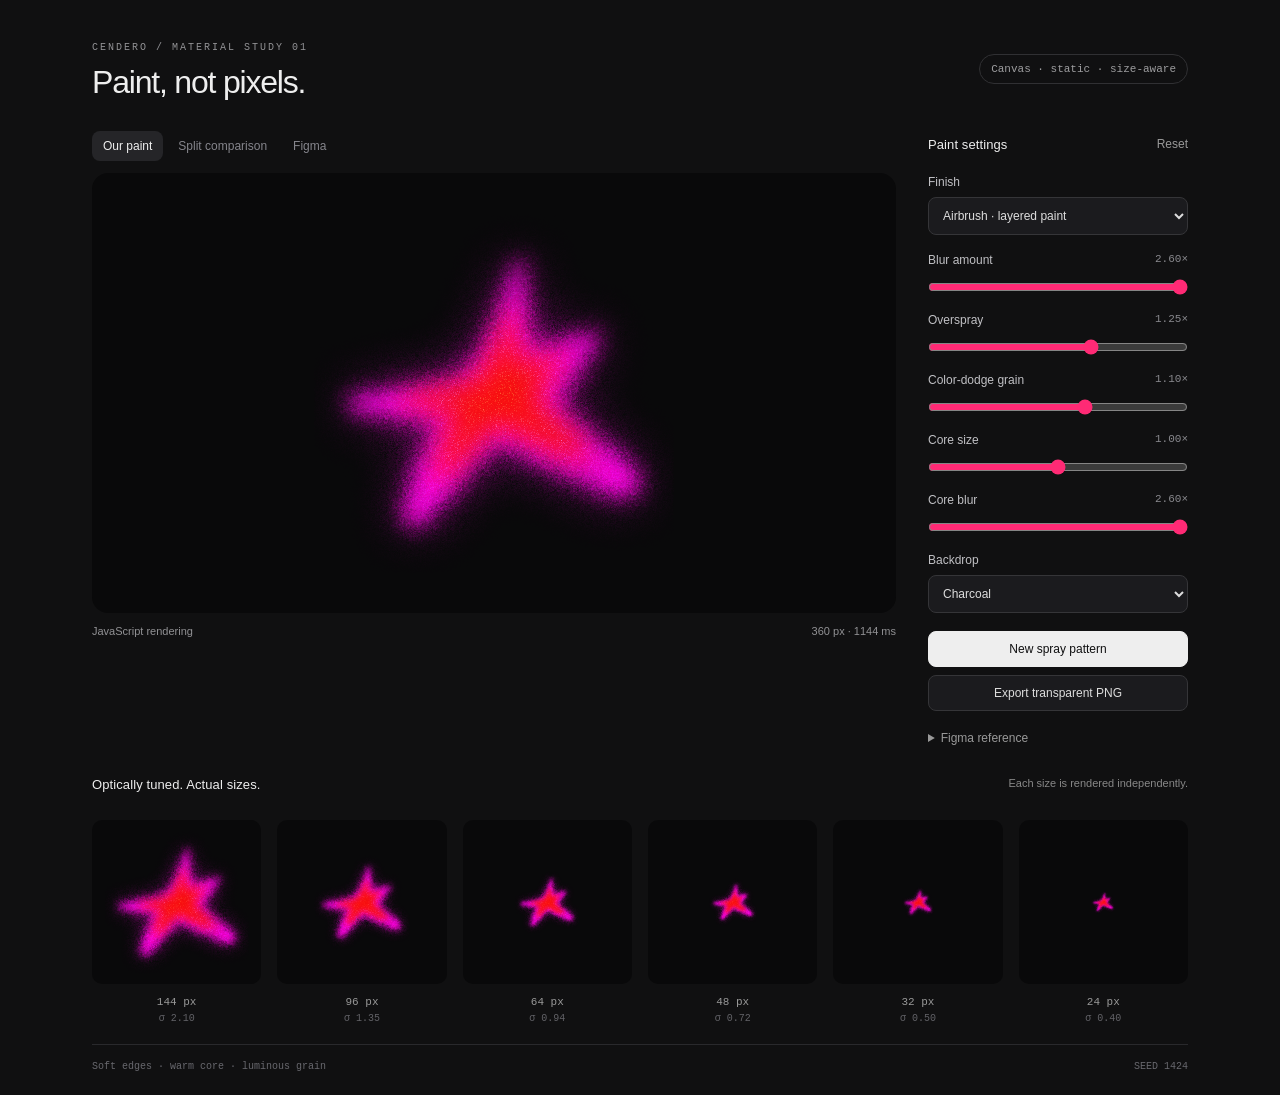
<file: web/spray-star/index.html>
<!doctype html>
<html lang="en">
<head>
<meta charset="utf-8"><meta name="viewport" content="width=device-width,initial-scale=1">
<title>Cendero — spray study</title>
<link rel="stylesheet" href="style.css">
</head>
<body>
<main>
  <header><div><span class="eyebrow">CENDERO / MATERIAL STUDY 01</span><h1>Paint, not pixels.</h1></div><span class="tag">Canvas · static · size-aware</span></header>
  <section class="workspace">
    <div class="artboard">
      <div class="compare-controls" role="group" aria-label="Reference comparison">
        <button data-mode="paint" aria-pressed="true">Our paint</button>
        <button data-mode="split" aria-pressed="false">Split comparison</button>
        <button data-mode="reference" aria-pressed="false">Figma</button>
      </div>
      <div class="stage" id="stage">
        <div id="composition">
          <canvas id="hero" aria-label="JavaScript spray-painted star"></canvas>
          <div id="referenceHero" aria-label="Original Figma reference" hidden>
            <img src="assets/reference-base.svg" alt=""><img src="assets/reference-light.svg" alt="" class="light-layer">
          </div>
          <div id="divider" hidden></div>
        </div>
      </div>
      <div class="caption"><span id="comparisonLabel">JavaScript rendering</span><span id="renderInfo" aria-live="polite"></span></div>
    </div>
    <aside>
      <div class="aside-heading"><h2>Paint settings</h2><button id="reset">Reset</button></div>
      <label>Finish<select id="finish"><option value="airbrush">Airbrush · layered paint</option><option value="scatter">Earlier · scattered edge</option></select></label>
      <label>Blur amount <output id="softnessValue"></output><input id="softness" type="range" min="0" max="2.6" step="0.05" value="2.6"></label>
      <label>Overspray <output id="sprayValue"></output><input id="spray" type="range" min="0.3" max="1.8" step="0.05" value="1.25"></label>
      <label>Color-dodge grain <output id="grainValue"></output><input id="grain" type="range" min="0" max="1.8" step="0.05" value="1.1"></label>
      <label>Core size <output id="coreValue"></output><input id="core" type="range" min="0.5" max="1.5" step="0.05" value="1"></label>
      <label>Core blur <output id="coreBlurValue"></output><input id="coreBlur" type="range" min="0" max="2.6" step="0.05" value="2.6"></label>
      <label>Backdrop<select id="backdrop"><option value="dark">Charcoal</option><option value="black">Black</option><option value="checker">Transparency</option><option value="light">Paper</option></select></label>
      <button class="primary" id="reseed">New spray pattern</button>
      <button id="export">Export transparent PNG</button>
      <details><summary>Figma reference</summary><div class="reference"><img src="assets/reference-base.svg" alt="Figma base paint layer"><img src="assets/reference-light.svg" alt="" class="light-layer"></div><a href="https://www.figma.com/design/ZLaHkLvid2V2wzdhkm16MO/Apps?node-id=275-351" target="_blank" rel="noreferrer">Open source ↗</a></details>
    </aside>
  </section>
  <section class="sizes"><div class="section-heading"><h2>Optically tuned. Actual sizes.</h2><span>Each size is rendered independently.</span></div><div id="sizeGrid"></div></section>
  <footer><span>Soft edges · warm core · luminous grain</span><span id="seedLabel"></span></footer>
</main>
<script type="module" src="study.js?v=approved-preset"></script>
</body></html>
</file>
<file: web/spray-star/style.css>
:root{color-scheme:dark;font-family:Inter,-apple-system,BlinkMacSystemFont,"Segoe UI",sans-serif;background:#101011;color:#eee}
*{box-sizing:border-box}body{margin:0}main{max-width:1160px;margin:0 auto;padding:36px 32px 22px}header{display:flex;align-items:center;justify-content:space-between;margin-bottom:30px;gap:16px}.eyebrow{font:10px ui-monospace,monospace;letter-spacing:2px;color:#929295}h1{font-size:32px;font-weight:500;letter-spacing:-1.2px;margin:10px 0 0}.tag{font:11px ui-monospace,monospace;color:#9d9d9f;border:1px solid #303033;padding:8px 11px;border-radius:20px}.workspace{display:grid;grid-template-columns:1fr 260px;gap:32px}.artboard{min-width:0}.stage{height:440px;display:grid;place-items:center;background:#09090a;border-radius:16px;overflow:hidden}.stage canvas{width:360px;height:360px;max-width:100%}.caption{display:flex;justify-content:space-between;color:#919194;font-size:11px;padding:12px 0}.aside-heading{display:flex;align-items:center;justify-content:space-between}h2{font-size:13px;font-weight:500;letter-spacing:.1px;margin:0}.aside-heading button{padding:6px 0;border:0;color:#999;background:none}label{display:block;font-size:12px;color:#c0c0c4;margin:18px 0}output{float:right;color:#89898e;font:11px ui-monospace,monospace}input[type=range]{width:100%;display:block;margin:12px 0 0;accent-color:#ff2a75;cursor:pointer}select,button{font:12px inherit;border:1px solid #353538;background:#1b1b1e;color:#ddd;border-radius:8px;padding:10px;cursor:pointer}select{display:block;width:100%;margin-top:8px}aside>button{width:100%;margin-bottom:8px}.primary{background:#eee;color:#101011;border-color:#eee}button:hover{filter:brightness(1.15)}button:focus-visible,input:focus-visible,select:focus-visible,summary:focus-visible{outline:2px solid #ff598e;outline-offset:4px}details{margin-top:12px;font-size:12px;color:#999}summary{cursor:pointer}.reference{position:relative;aspect-ratio:642.486/597.737;margin:12px 0;background:#080808}.reference img{position:absolute;width:100%;height:100%}.reference .light-layer{width:95%;height:95.1%;left:2.11%;top:1.65%;mix-blend-mode:lighten}a{color:#bbb}.sizes{margin-top:32px}.section-heading{display:flex;justify-content:space-between;gap:12px}.section-heading span{font-size:11px;color:#888}#sizeGrid{display:flex;align-items:flex-end;justify-content:space-between;gap:16px;padding:28px 0 20px;flex-wrap:wrap}.sample{margin:0;text-align:center;flex:1;min-width:55px}.sample .well{height:164px;display:flex;align-items:center;justify-content:center;background:#09090a;border-radius:10px;padding:8px}.sample figcaption{margin-top:12px;color:#999;font:11px ui-monospace,monospace}.sample small{display:block;margin-top:5px;color:#626267;font:10px ui-monospace,monospace}footer{border-top:1px solid #29292c;padding-top:16px;display:flex;justify-content:space-between;color:#68686e;font:10px ui-monospace,monospace}.checker{background-color:#e7e7e9!important;background-image:conic-gradient(#fff 25%,transparent 0 50%,#fff 0 75%,transparent 0)!important;background-size:16px 16px!important}.paper{background:#eeeeef!important}.black{background:#000!important}@media(max-width:740px){main{padding:24px 18px}.workspace{grid-template-columns:1fr}.stage{height:360px}.stage canvas{width:310px;height:310px}.tag{display:none}aside{display:grid;grid-template-columns:1fr 1fr;gap:0 20px}.aside-heading,aside details{grid-column:1/-1}.section-heading{flex-direction:column}.sample{flex:none;min-width:calc(33.33% - 12px)}footer{gap:16px}h1{font-size:28px}}
:root button,:root select{font-family:inherit;font-size:12px}
.compare-controls{display:flex;gap:4px;margin-bottom:12px}.compare-controls button{background:none;border-color:transparent;color:#85858c;padding:7px 10px}.compare-controls button[aria-pressed=true]{background:#252528;color:#eee}
#composition{position:relative;width:360px;height:360px}#hero{position:absolute;inset:0}#referenceHero{position:absolute;inset:0}#referenceHero img{position:absolute;width:100%;height:93.035%;left:0;top:3.4825%}#referenceHero img.light-layer{width:95%;height:88.5%;left:2.11%;top:5.02%;mix-blend-mode:lighten}#divider{position:absolute;left:50%;height:100%;border-left:1px solid #ffffff35;pointer-events:none}
</file>
